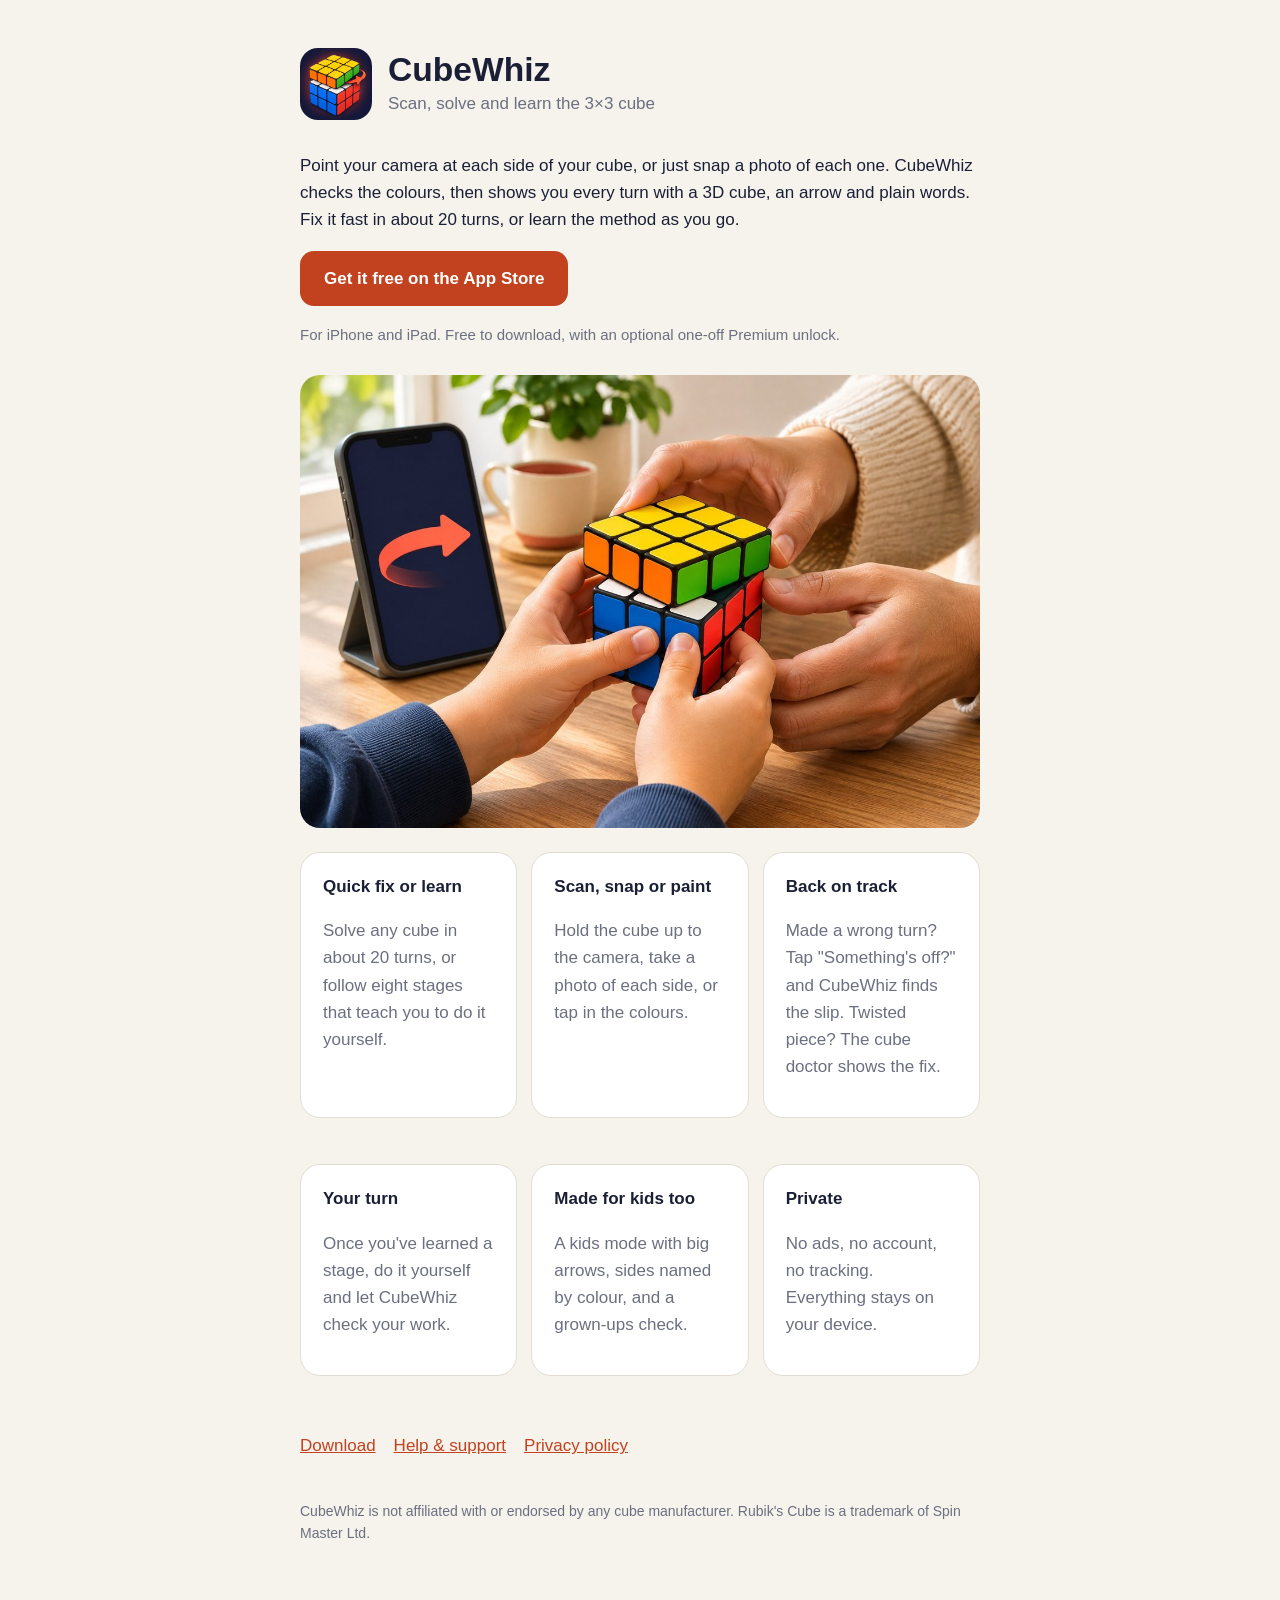
<file: index.html>
<!doctype html>
<html lang="en-GB">
<head>
<meta charset="utf-8"><meta name="viewport" content="width=device-width, initial-scale=1">
<title>CubeWhiz — scan, solve and learn the cube</title>
<meta name="description" content="CubeWhiz scans your puzzle cube with the camera or photos, solves it in about 20 turns or teaches you the method step by step, and gets you back on track if you slip. No ads, no account.">
<meta name="apple-itunes-app" content="app-id=6826672157">
<link rel="stylesheet" href="style.css">
</head>
<body><main>
<header><img src="icon.png" alt="CubeWhiz icon"><div><h1>CubeWhiz</h1><div class="subtle">Scan, solve and learn the 3×3 cube</div></div></header>
<p>Point your camera at each side of your cube, or just snap a photo of each one. CubeWhiz checks the colours, then shows you every turn with a 3D cube, an arrow and plain words. Fix it fast in about 20 turns, or learn the method as you go.</p>
<p><a class="button" id="download" href="https://apps.apple.com/app/cubewhiz-cube-solver-coach/id6826672157">Get it free on the App Store</a></p>
<p class="subtle" style="font-size:15px">For iPhone and iPad. Free to download, with an optional one-off Premium unlock.</p>
<img class="hero" src="hero.jpg" width="1200" height="800" alt="A child and a grown-up solving a puzzle cube together, with CubeWhiz showing the next turn on an iPhone">
<div class="grid">
  <div class="card"><strong>Quick fix or learn</strong><p class="subtle">Solve any cube in about 20 turns, or follow eight stages that teach you to do it yourself.</p></div>
  <div class="card"><strong>Scan, snap or paint</strong><p class="subtle">Hold the cube up to the camera, take a photo of each side, or tap in the colours.</p></div>
  <div class="card"><strong>Back on track</strong><p class="subtle">Made a wrong turn? Tap "Something's off?" and CubeWhiz finds the slip. Twisted piece? The cube doctor shows the fix.</p></div>
  <div class="card"><strong>Your turn</strong><p class="subtle">Once you've learned a stage, do it yourself and let CubeWhiz check your work.</p></div>
  <div class="card"><strong>Made for kids too</strong><p class="subtle">A kids mode with big arrows, sides named by colour, and a grown-ups check.</p></div>
  <div class="card"><strong>Private</strong><p class="subtle">No ads, no account, no tracking. Everything stays on your device.</p></div>
</div>
<nav><a href="https://apps.apple.com/app/cubewhiz-cube-solver-coach/id6826672157">Download</a><a href="support.html">Help &amp; support</a><a href="privacy.html">Privacy policy</a></nav>
<p class="subtle" style="margin-top:40px;font-size:14px">CubeWhiz is not affiliated with or endorsed by any cube manufacturer. Rubik's Cube is a trademark of Spin Master Ltd.</p>
</main></body></html>
</file>
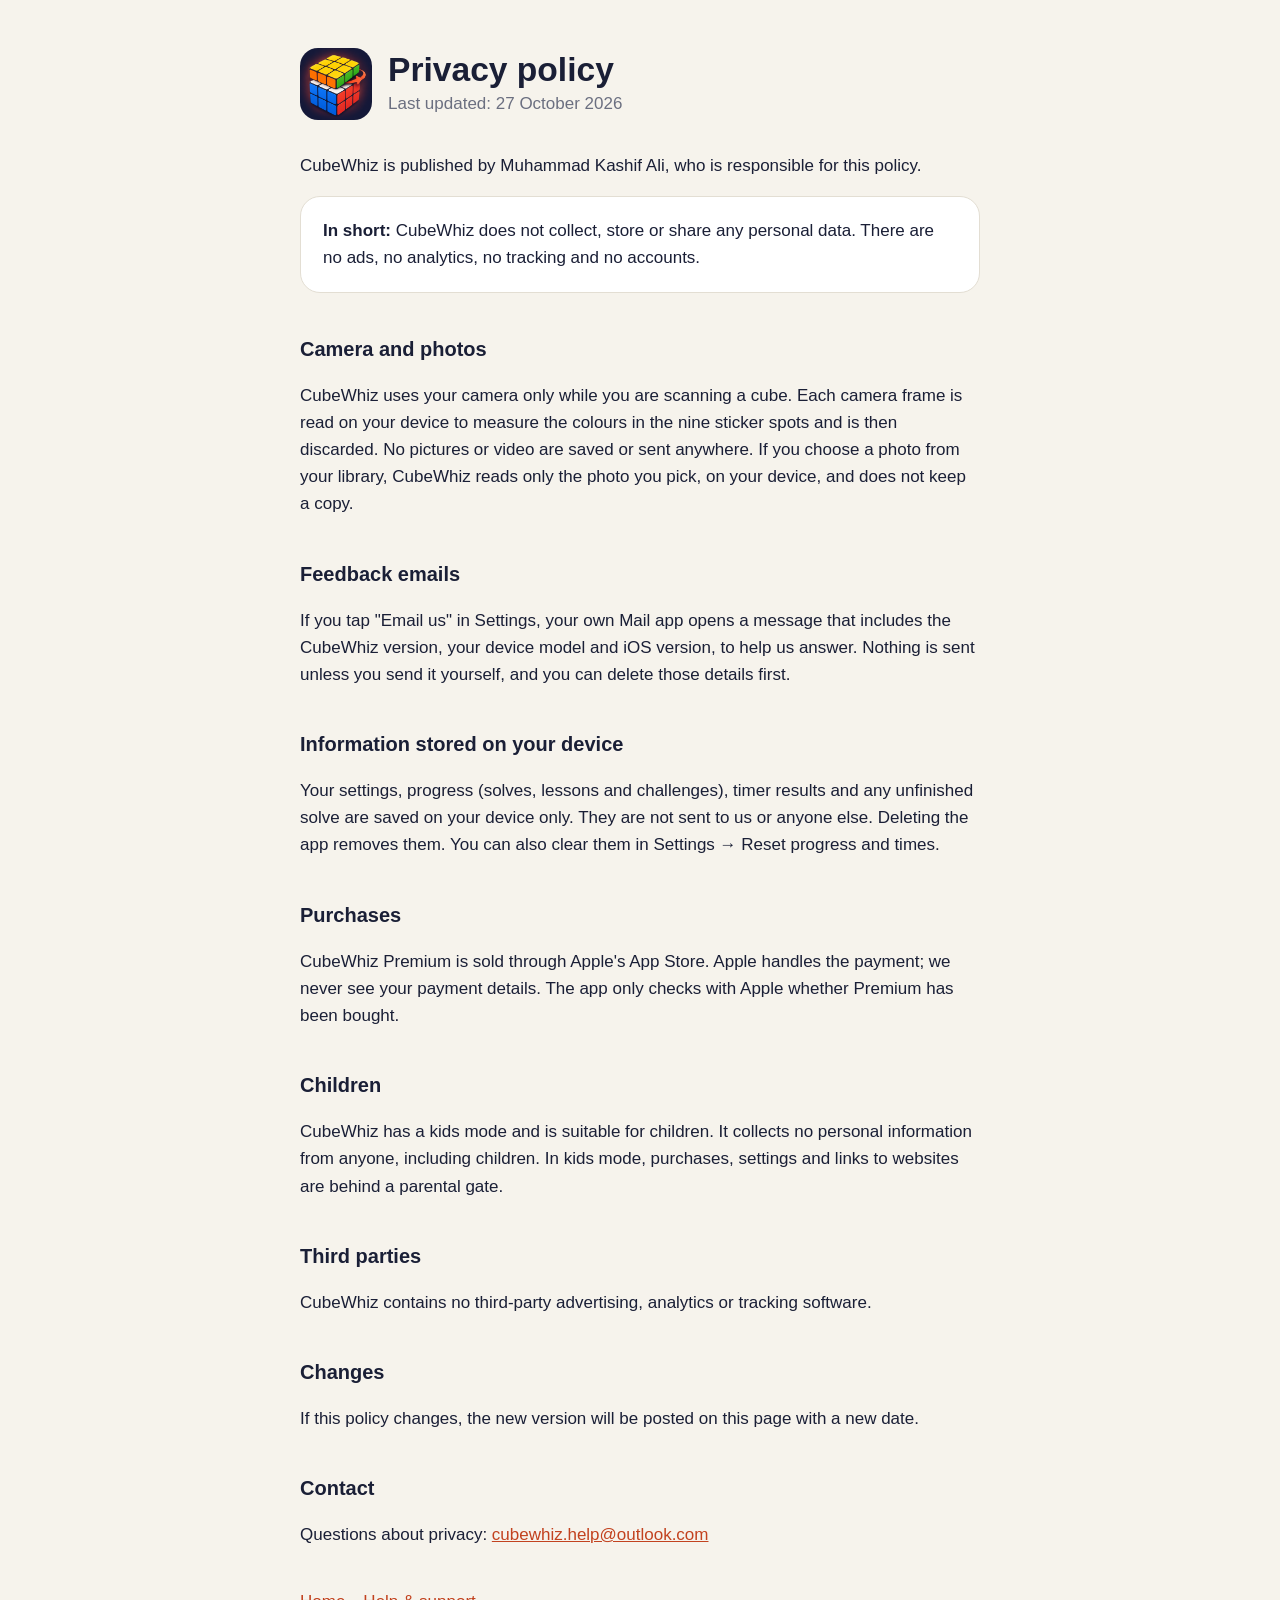
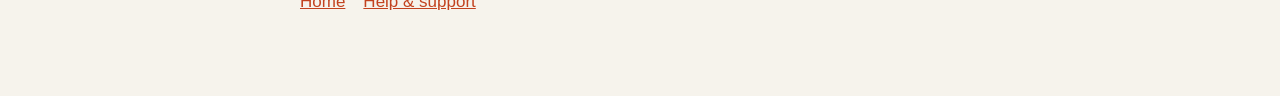
<file: privacy.html>
<!doctype html>
<html lang="en-GB">
<head>
<meta charset="utf-8"><meta name="viewport" content="width=device-width, initial-scale=1">
<meta name="apple-itunes-app" content="app-id=6826672157">
<title>CubeWhiz — Privacy policy</title>
<link rel="stylesheet" href="style.css">
</head>
<body><main>
<header><img src="icon.png" alt=""><div><h1>Privacy policy</h1><div class="subtle">Last updated: 27 October 2026</div></div></header>

<p>CubeWhiz is published by Muhammad Kashif Ali, who is responsible for this policy.</p>

<div class="card"><strong>In short:</strong> CubeWhiz does not collect, store or share any personal data. There are no ads, no analytics, no tracking and no accounts.</div>

<h2>Camera and photos</h2>
<p>CubeWhiz uses your camera only while you are scanning a cube. Each camera frame is read on your device to measure the colours in the nine sticker spots and is then discarded. No pictures or video are saved or sent anywhere. If you choose a photo from your library, CubeWhiz reads only the photo you pick, on your device, and does not keep a copy.</p>
<h2>Feedback emails</h2>
<p>If you tap "Email us" in Settings, your own Mail app opens a message that includes the CubeWhiz version, your device model and iOS version, to help us answer. Nothing is sent unless you send it yourself, and you can delete those details first.</p>

<h2>Information stored on your device</h2>
<p>Your settings, progress (solves, lessons and challenges), timer results and any unfinished solve are saved on your device only. They are not sent to us or anyone else. Deleting the app removes them. You can also clear them in Settings → Reset progress and times.</p>

<h2>Purchases</h2>
<p>CubeWhiz Premium is sold through Apple's App Store. Apple handles the payment; we never see your payment details. The app only checks with Apple whether Premium has been bought.</p>

<h2>Children</h2>
<p>CubeWhiz has a kids mode and is suitable for children. It collects no personal information from anyone, including children. In kids mode, purchases, settings and links to websites are behind a parental gate.</p>

<h2>Third parties</h2>
<p>CubeWhiz contains no third-party advertising, analytics or tracking software.</p>

<h2>Changes</h2>
<p>If this policy changes, the new version will be posted on this page with a new date.</p>

<h2>Contact</h2>
<p>Questions about privacy: <a href="mailto:cubewhiz.help@outlook.com">cubewhiz.help@outlook.com</a></p>
<nav><a href="index.html">Home</a><a href="support.html">Help &amp; support</a></nav>
</main></body></html>
</file>
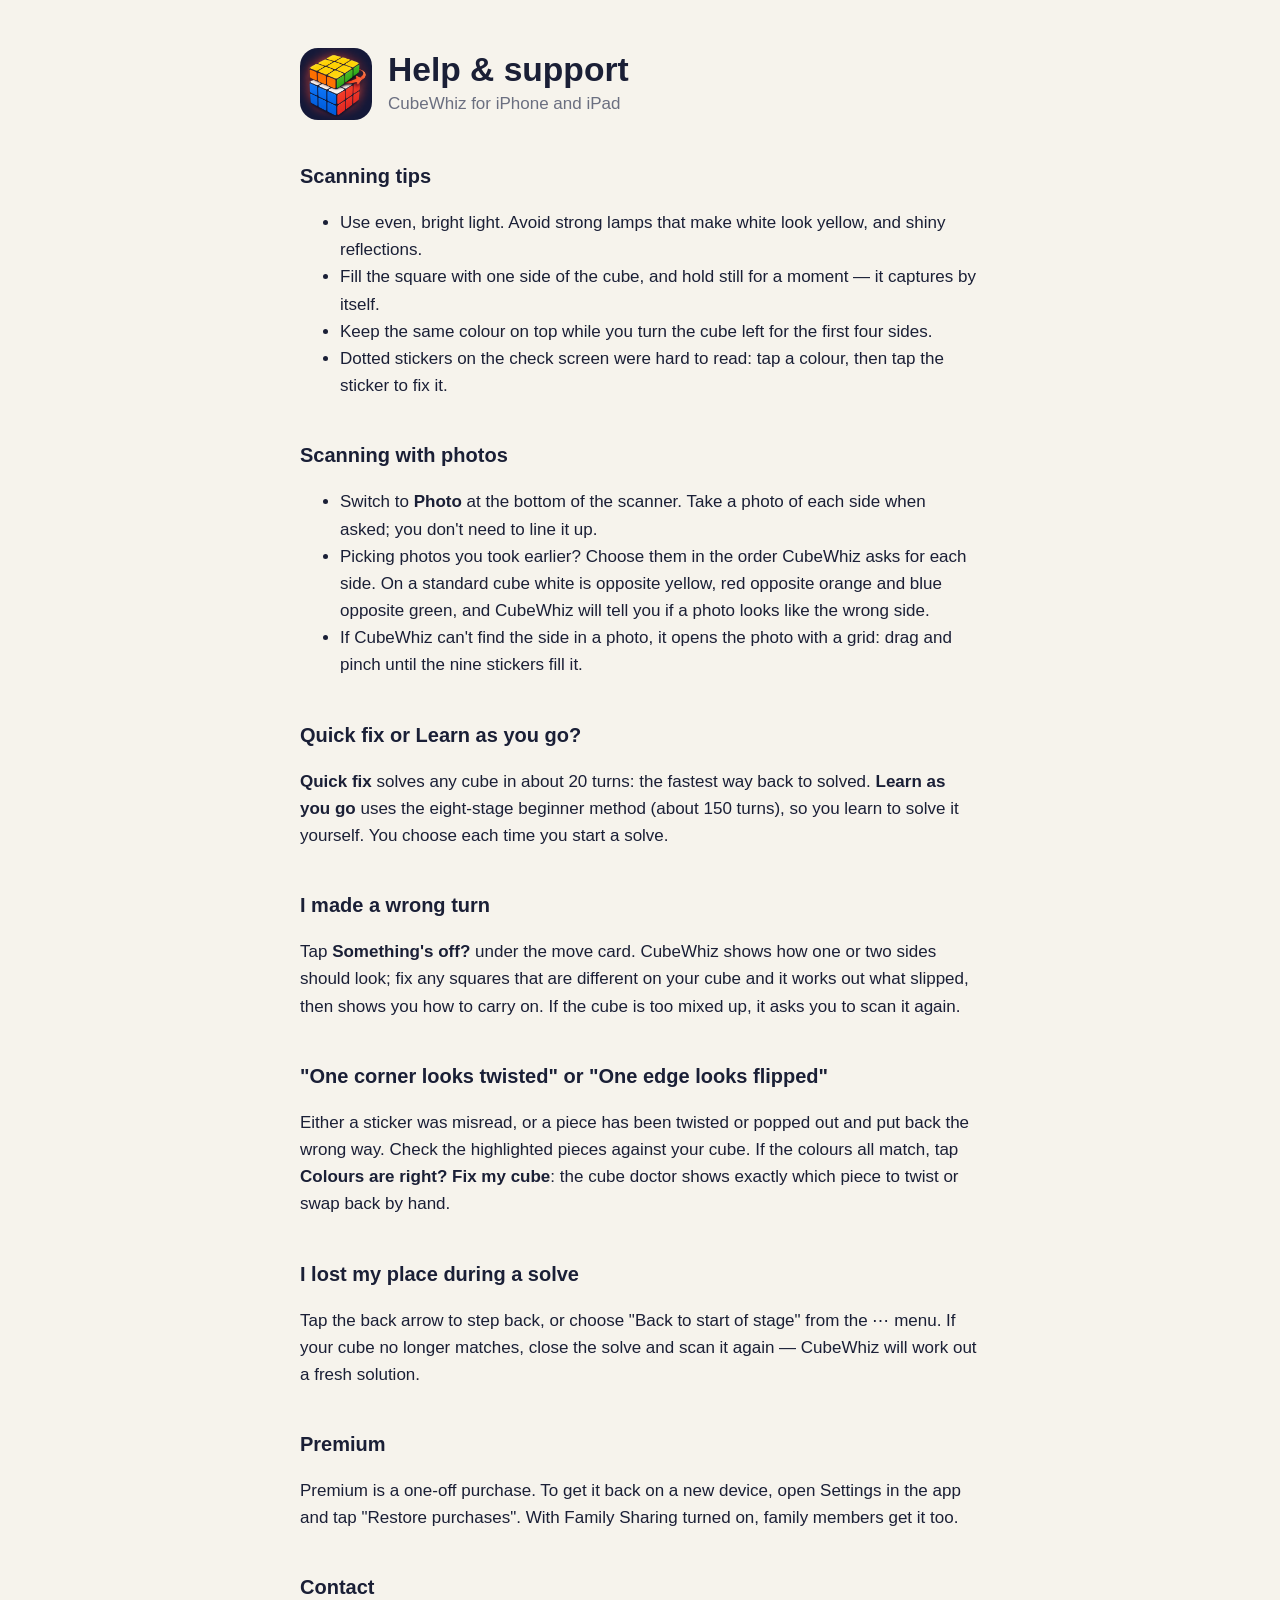
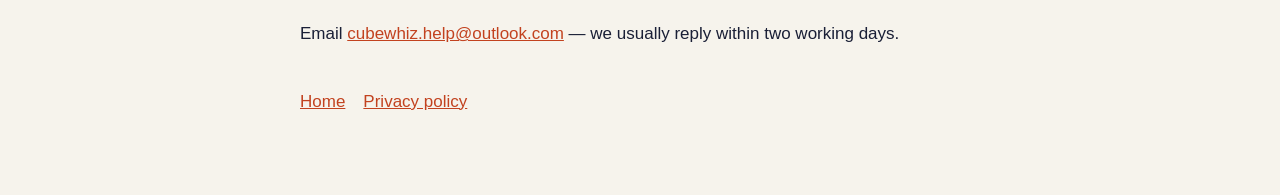
<file: support.html>
<!doctype html>
<html lang="en-GB">
<head>
<meta charset="utf-8"><meta name="viewport" content="width=device-width, initial-scale=1">
<meta name="apple-itunes-app" content="app-id=6826672157">
<title>CubeWhiz — Help &amp; support</title>
<link rel="stylesheet" href="style.css">
</head>
<body><main>
<header><img src="icon.png" alt=""><div><h1>Help &amp; support</h1><div class="subtle">CubeWhiz for iPhone and iPad</div></div></header>

<h2>Scanning tips</h2>
<ul>
<li>Use even, bright light. Avoid strong lamps that make white look yellow, and shiny reflections.</li>
<li>Fill the square with one side of the cube, and hold still for a moment — it captures by itself.</li>
<li>Keep the same colour on top while you turn the cube left for the first four sides.</li>
<li>Dotted stickers on the check screen were hard to read: tap a colour, then tap the sticker to fix it.</li>
</ul>

<h2>Scanning with photos</h2>
<ul>
<li>Switch to <strong>Photo</strong> at the bottom of the scanner. Take a photo of each side when asked; you don't need to line it up.</li>
<li>Picking photos you took earlier? Choose them in the order CubeWhiz asks for each side. On a standard cube white is opposite yellow, red opposite orange and blue opposite green, and CubeWhiz will tell you if a photo looks like the wrong side.</li>
<li>If CubeWhiz can't find the side in a photo, it opens the photo with a grid: drag and pinch until the nine stickers fill it.</li>
</ul>

<h2>Quick fix or Learn as you go?</h2>
<p><strong>Quick fix</strong> solves any cube in about 20 turns: the fastest way back to solved. <strong>Learn as you go</strong> uses the eight-stage beginner method (about 150 turns), so you learn to solve it yourself. You choose each time you start a solve.</p>

<h2>I made a wrong turn</h2>
<p>Tap <strong>Something's off?</strong> under the move card. CubeWhiz shows how one or two sides should look; fix any squares that are different on your cube and it works out what slipped, then shows you how to carry on. If the cube is too mixed up, it asks you to scan it again.</p>

<h2>"One corner looks twisted" or "One edge looks flipped"</h2>
<p>Either a sticker was misread, or a piece has been twisted or popped out and put back the wrong way. Check the highlighted pieces against your cube. If the colours all match, tap <strong>Colours are right? Fix my cube</strong>: the cube doctor shows exactly which piece to twist or swap back by hand.</p>

<h2>I lost my place during a solve</h2>
<p>Tap the back arrow to step back, or choose "Back to start of stage" from the ⋯ menu. If your cube no longer matches, close the solve and scan it again — CubeWhiz will work out a fresh solution.</p>

<h2>Premium</h2>
<p>Premium is a one-off purchase. To get it back on a new device, open Settings in the app and tap "Restore purchases". With Family Sharing turned on, family members get it too.</p>

<h2>Contact</h2>
<p>Email <a href="mailto:cubewhiz.help@outlook.com">cubewhiz.help@outlook.com</a> — we usually reply within two working days.</p>
<nav><a href="index.html">Home</a><a href="privacy.html">Privacy policy</a></nav>
</main></body></html>
</file>
<file: style.css>
:root { --bg:#F6F3EC; --card:#fff; --ink:#1A1F36; --subtle:#6B6F80; --line:#E3DED3; --accent:#C2421F; }
@media (prefers-color-scheme: dark) { :root { --bg:#0E1016; --card:#191C25; --ink:#F3F1EB; --subtle:#9EA2B3; --line:#2B2F3D; --accent:#FF7A52; } }
* { box-sizing: border-box; }
body { margin:0; background:var(--bg); color:var(--ink); font:17px/1.6 -apple-system, BlinkMacSystemFont, "Segoe UI", Roboto, sans-serif; }
main { max-width: 720px; margin: 0 auto; padding: 48px 20px 80px; }
header { display:flex; align-items:center; gap:16px; margin-bottom:32px; }
header img { width:72px; height:72px; border-radius:18px; }
h1 { font-size: 2.1rem; margin:0; line-height:1.15; }
h2 { margin-top: 2em; font-size: 1.25rem; }
p, li { color: var(--ink); }
.subtle { color: var(--subtle); }
.card { background:var(--card); border:1px solid var(--line); border-radius:20px; padding:20px 22px; margin:16px 0; }
.grid { display:grid; grid-template-columns: repeat(auto-fit, minmax(200px,1fr)); gap:14px; }
a { color: var(--accent); }
.button { display:inline-block; background:var(--accent); color:#fff; text-decoration:none; font-weight:600; padding:14px 24px; border-radius:14px; }
.button:hover { opacity:0.9; }
@media (prefers-color-scheme: dark) { .button { color:#1A1F36; } }
nav { margin-top: 40px; display:flex; gap:18px; flex-wrap: wrap; }

.hero { display:block; width:100%; height:auto; border-radius:20px; margin:28px 0 8px; }
</file>
